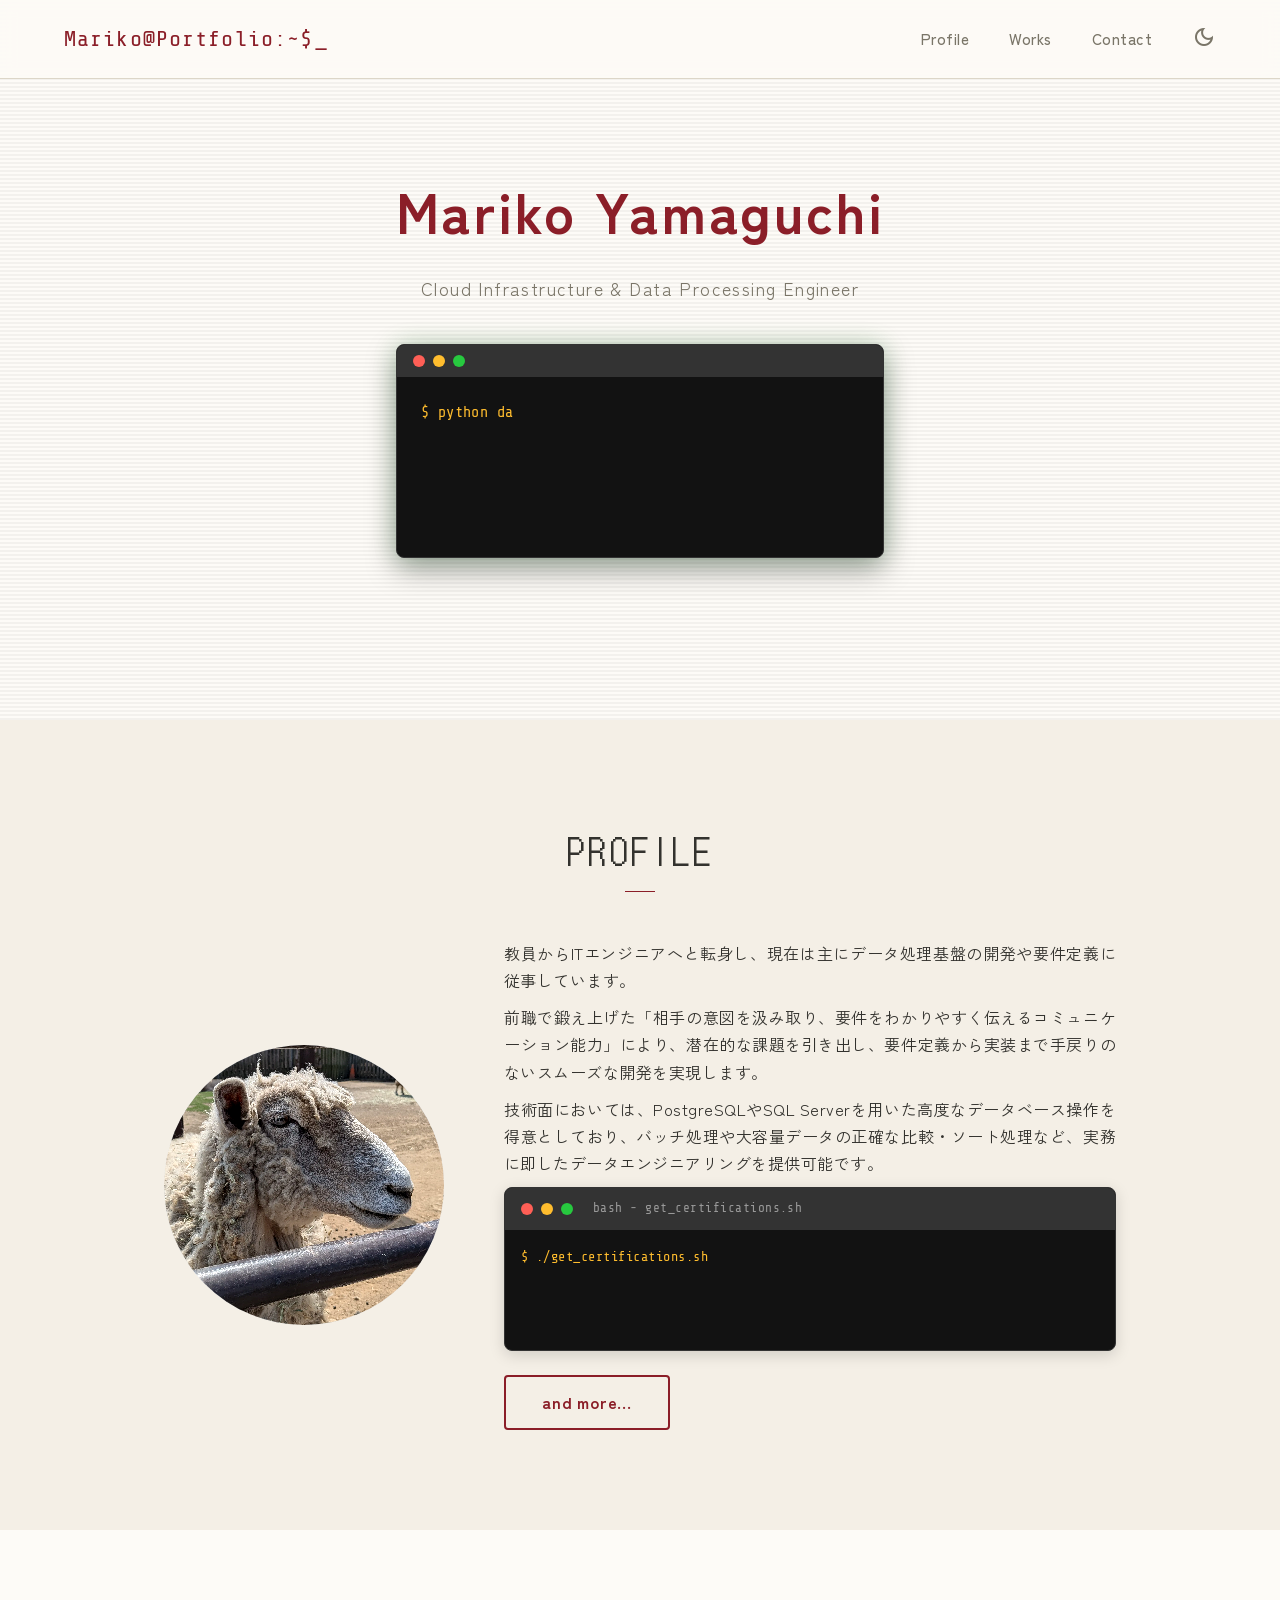
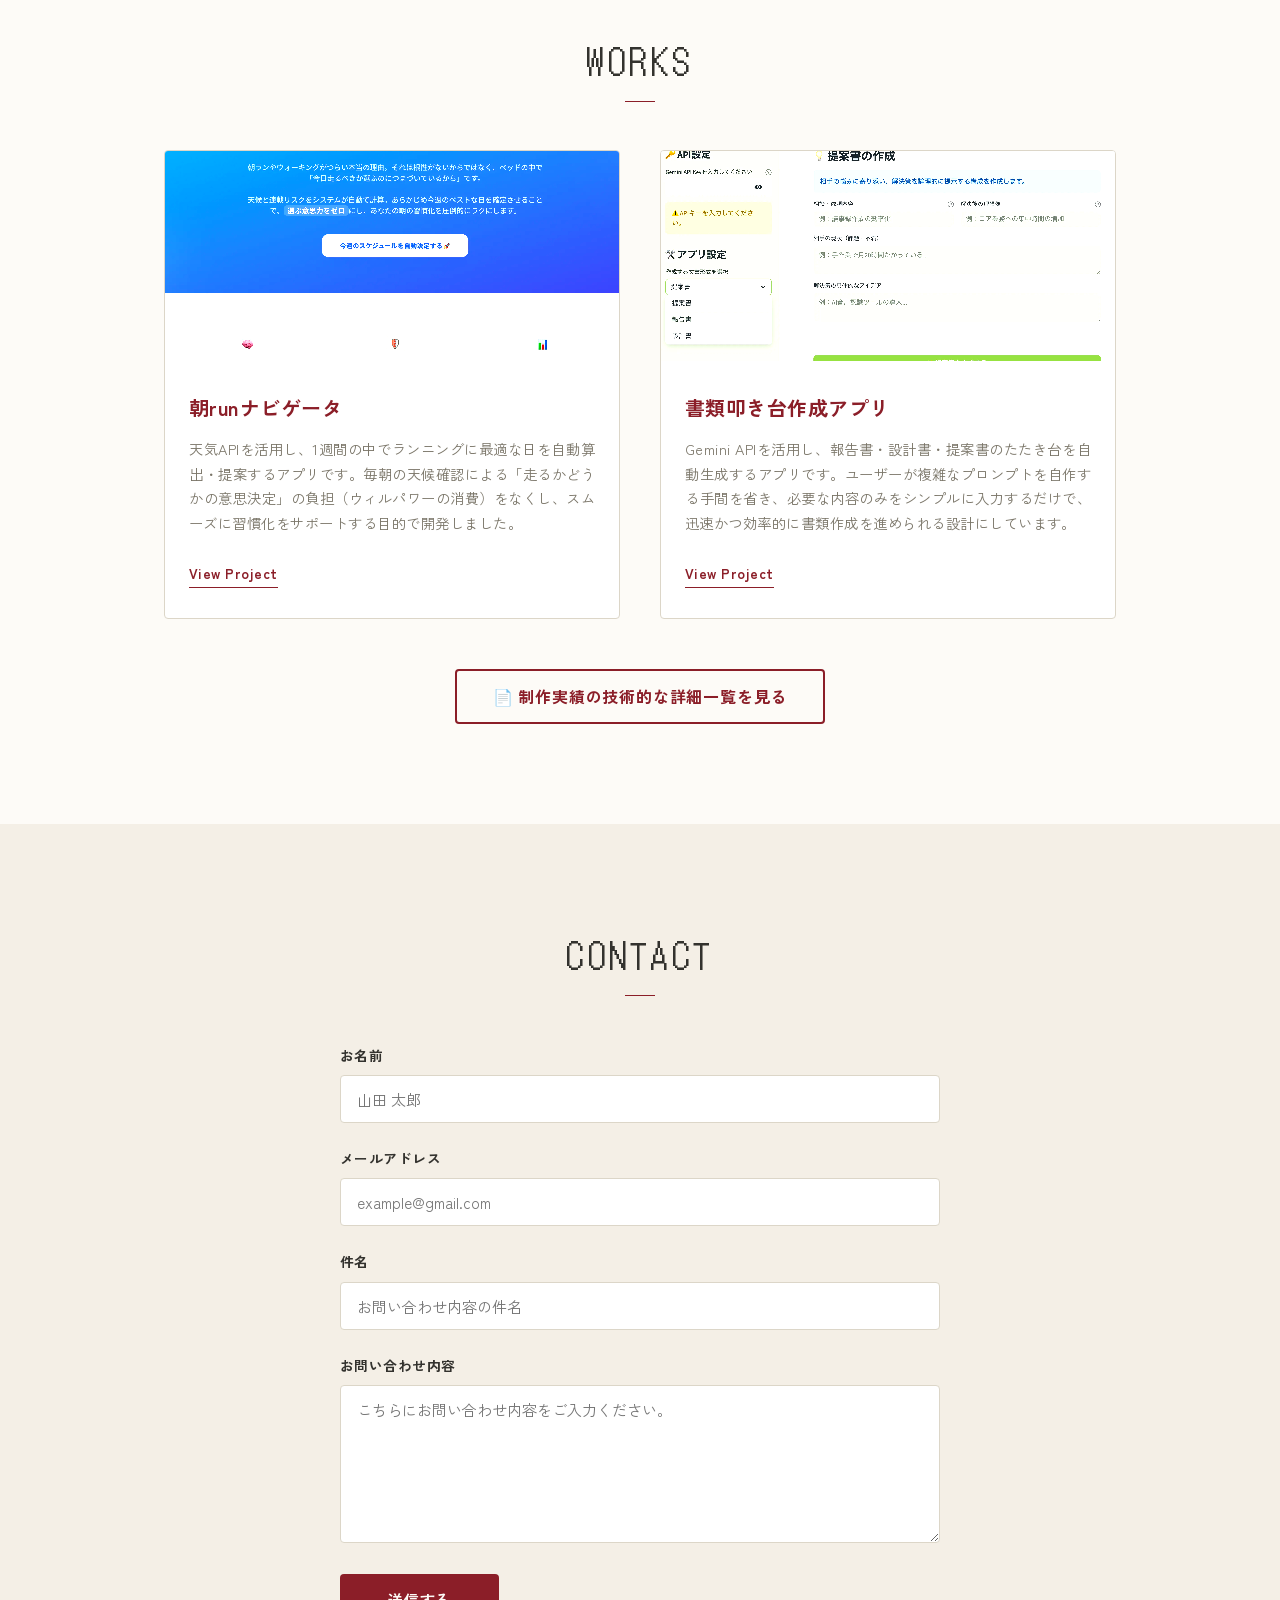
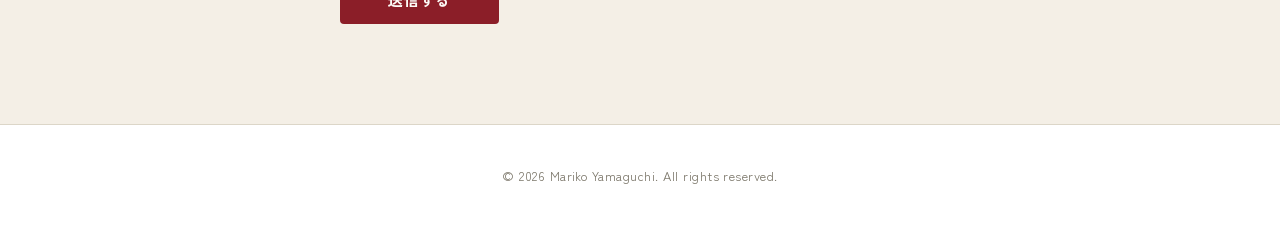
<file: index.html>
<!DOCTYPE html>
<html lang="ja">
<head>
    <meta charset="UTF-8">
    <meta name="viewport" content="width=device-width, initial-scale=1.0">
    <title>Mariko Yamaguchi | Portfolio</title>
    <link rel="stylesheet" href="/css/style.css">
</head>
<body>

    <div id="loading-overlay" class="loading-overlay">
        <div class="loading-container">
            <div id="loading-line-1" class="loading-txt"></div>
            <div id="loading-line-2" class="loading-txt"></div>
            <div id="loading-line-3" class="loading-txt loading-welcome"></div>
        </div>
    </div>

    <div id="common-header"></div>

    <main>
        <section class="main-visual">
        <div class="mv-container">
            <h1 class="mv-title">Mariko Yamaguchi</h1>
            <p class="mv-subtitle">Cloud Infrastructure & Data Processing Engineer</p>
            <div class="terminal-wrapper js-terminal-mv">
                <div class="terminal-header">
                    <span class="dot red"></span><span class="dot yellow"></span><span class="dot green"></span>
                </div>
                <div class="terminal-body" id="typing-mv"></div>
            </div>
        </div>
    </section>

        <section id="profile" class="profile-section js-fade-element">
            <div class="section-container">
                <h2 class="section-title">Profile</h2>
                <div class="profile-content">
                    <div class="profile-image">
                        <img src="images/profile.webp" alt="山口万里子 プロフィール写真">
                    </div>
                    <div class="profile-text">
                        <p>教員からITエンジニアへと転身し、現在は主にデータ処理基盤の開発や要件定義に従事しています。</p>
                        <p>前職で鍛え上げた「相手の意図を汲み取り、要件をわかりやすく伝えるコミュニケーション能力」により、潜在的な課題を引き出し、要件定義から実装まで手戻りのないスムーズな開発を実現します。</p>
                        <p>技術面においては、PostgreSQLやSQL Serverを用いた高度なデータベース操作を得意としており、バッチ処理や大容量データの正確な比較・ソート処理など、実務に即したデータエンジニアリングを提供可能です。</p>
                        
                        <div class="terminal-wrapper mini js-terminal-cert" style="margin-bottom: 24px;">
                            <div class="terminal-header">
                                <span class="dot red"></span><span class="dot yellow"></span><span class="dot green"></span>
                                <span class="terminal-title">bash - get_certifications.sh</span>
                            </div>
                            <div class="terminal-body" id="typing-cert"></div>
                        </div>

                        <div>
                            <a href="/about/" class="btn-more">
                                and more...
                            </a>
                        </div>

                    </div>
                </div>
            </div>
        </section>

        <section id="works" class="works-section">
            <div class="section-container">
                <h2 class="section-title js-fade-element">Works</h2>
                <div class="works-grid">
                    
                    <a href="https://d20ju2xziuwnwt.cloudfront.net/index.html" target="_blank" rel="noopener noreferrer" class="work-card theme-blue js-fade-element">
                        <div class="work-image">
                            <img src="images/work1.webp" alt="朝runナビゲータのイメージ画像">
                        </div>
                        <div class="work-body">
                            <h3 class="work-title">朝runナビゲータ</h3>
                            <p class="work-desc">天気APIを活用し、1週間の中でランニングに最適な日を自動算出・提案するアプリです。毎朝の天候確認による「走るかどうかの意思決定」の負担（ウィルパワーの消費）をなくし、スムーズに習慣化をサポートする目的で開発しました。</p>
                            <div class="work-link">
                                <span class="pseudo-link">View Project</span>
                            </div>
                        </div>
                    </a>

                    <a href="https://docugen-ai-cwfvhfuzwcj2kmu3943pgz.streamlit.app/" target="_blank" rel="noopener noreferrer" class="work-card theme-green js-fade-element">
                        <div class="work-image">
                            <img src="images/work2.webp" alt="書類叩き台作成アプリのイメージ画像">
                        </div>
                        <div class="work-body">
                            <h3 class="work-title">書類叩き台作成アプリ</h3>
                            <p class="work-desc">Gemini APIを活用し、報告書・設計書・提案書のたたき台を自動生成するアプリです。ユーザーが複雑なプロンプトを自作する手間を省き、必要な内容のみをシンプルに入力するだけで、迅速かつ効率的に書類作成を進められる設計にしています。</p>
                            <div class="work-link">
                                <span class="pseudo-link">View Project</span>
                            </div>
                        </div>
                    </a>

                </div>

                <div style="text-align: center; margin-top: 50px;" class="js-fade-element">
                    <a href="/works/" class="btn-more">
                        📄 制作実績の技術的な詳細一覧を見る
                    </a>
                </div>

            </div>
        </section>

        <div id="common-contact"></div>
    </main>

    <div id="common-footer"></div>

    <script type="module" src="/js/main.js"></script>
</body>
</html>
</file>
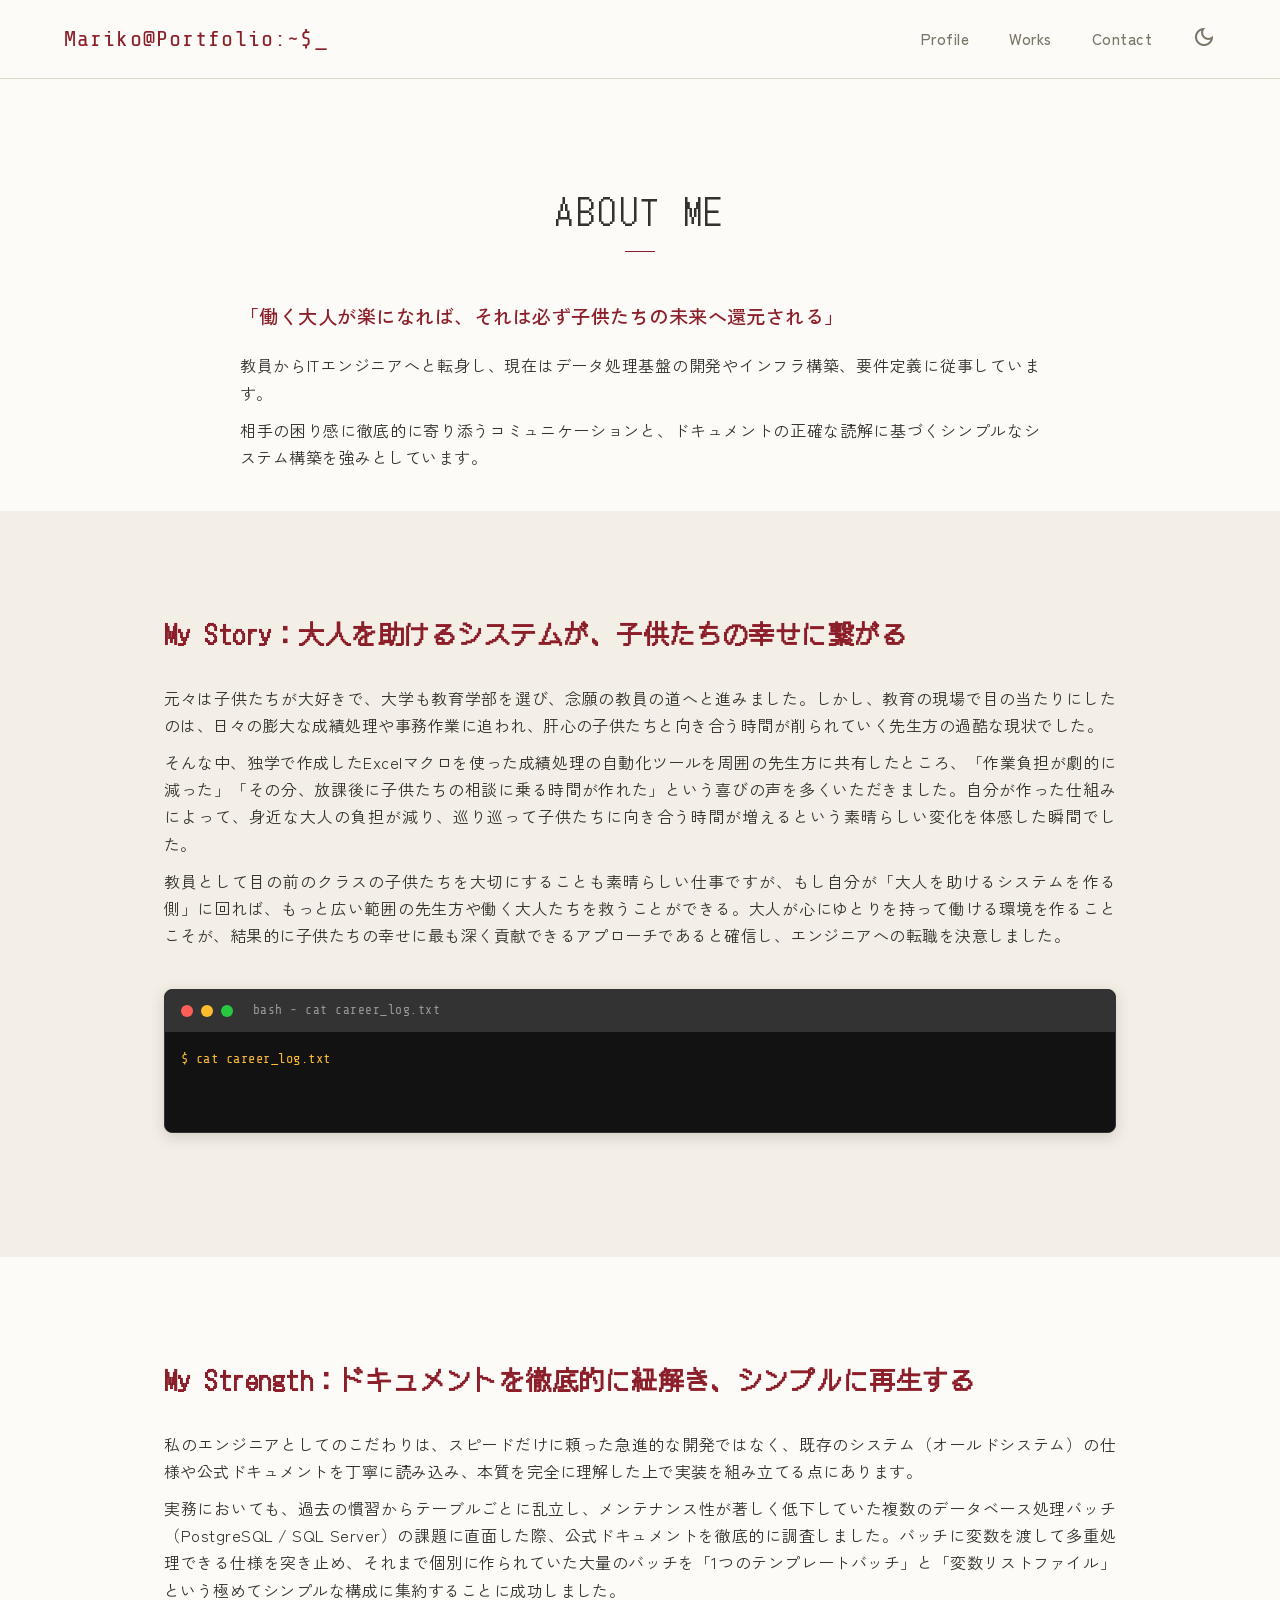
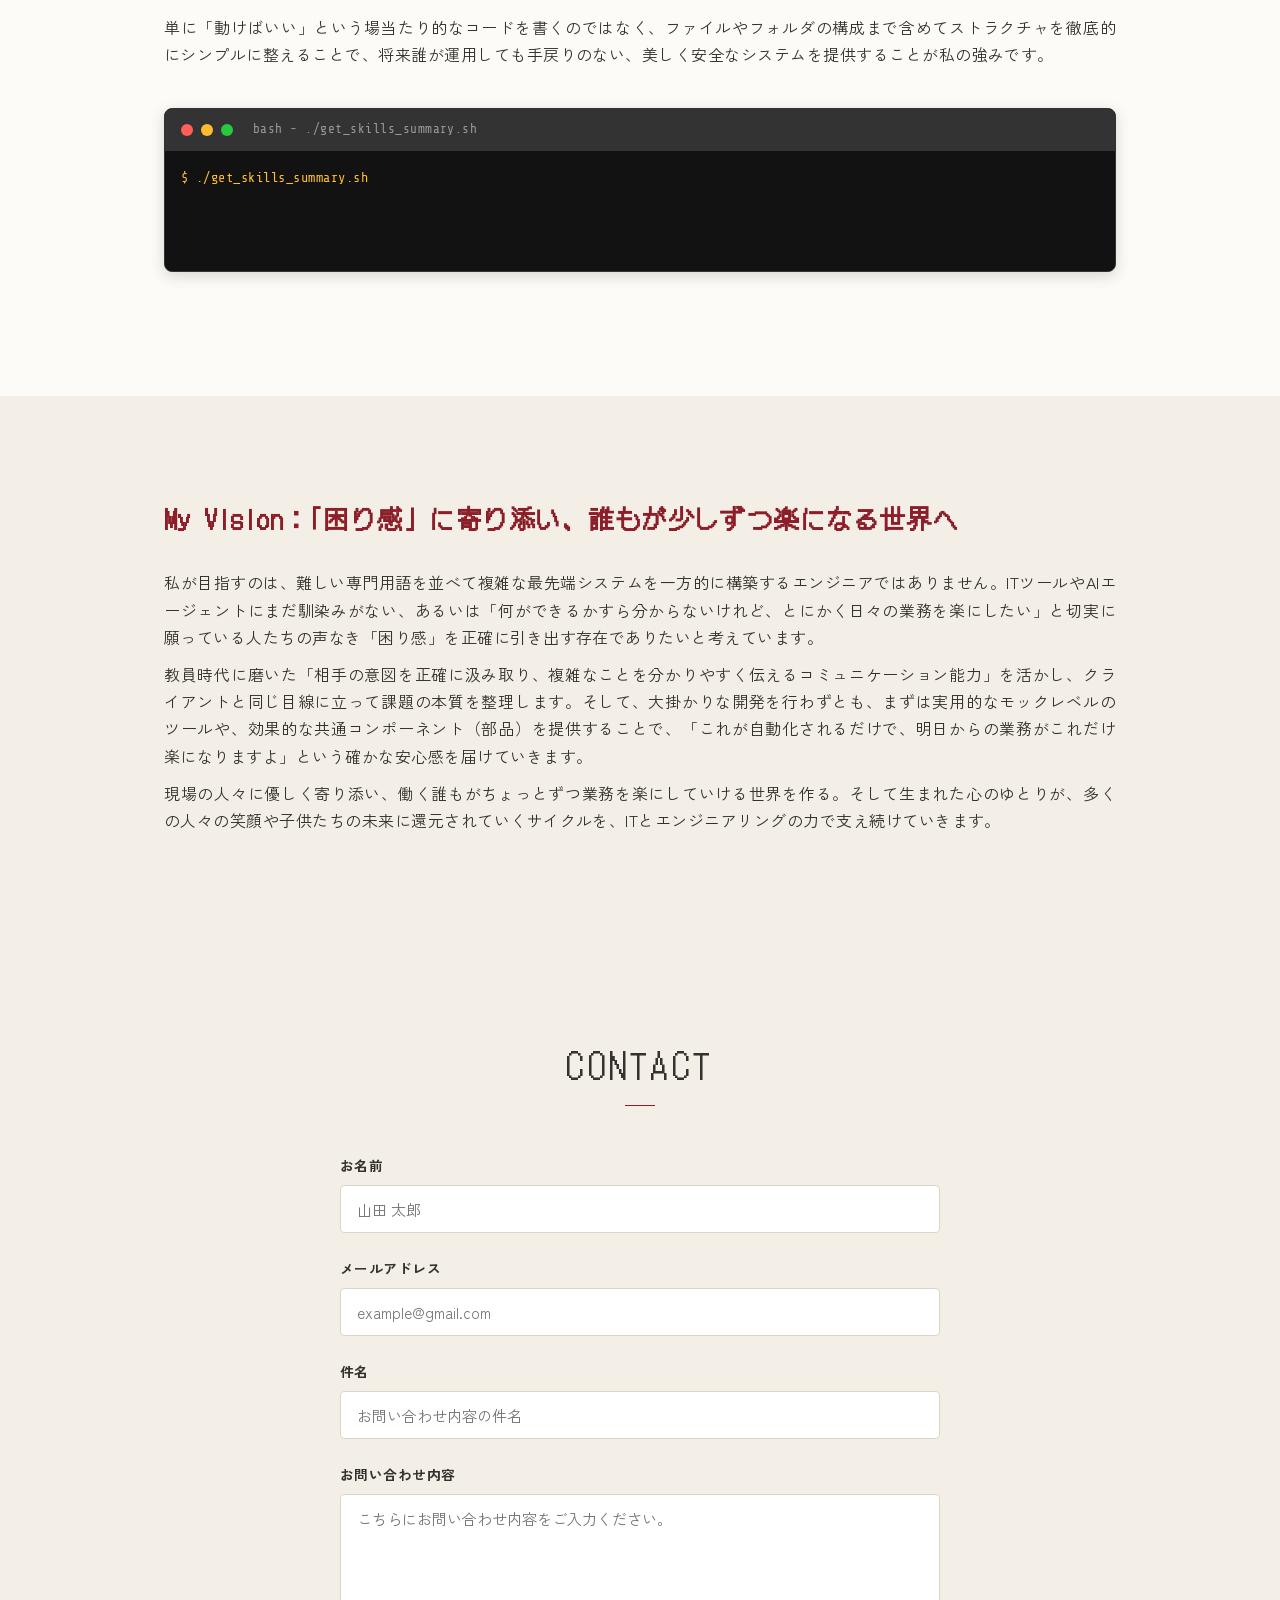
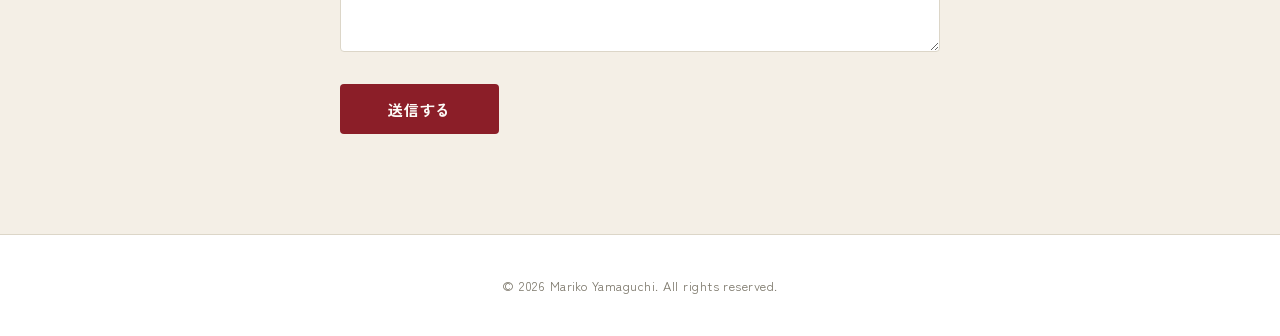
<file: about/index.html>
<!DOCTYPE html>
<html lang="ja">
<head>
    <meta charset="UTF-8">
    <meta name="viewport" content="width=device-width, initial-scale=1.0">
    <title>About | Mariko Yamaguchi Portfolio</title>
    <link rel="stylesheet" href="/css/style.css">
</head>
<body>

    <div id="common-header"></div>

    <main style="padding-top: 80px;"> <section class="about-intro-section">
            <div class="section-container" style="padding-bottom: 40px;">
                <h2 class="section-title">About Me</h2>
                <div class="profile-text" style="max-width: 800px; margin: 0 auto; text-align: center;">
                    <p style="font-size: 1.2rem; font-weight: 500; margin-bottom: 20px; color: var(--accent-color);">
                        「働く大人が楽になれば、それは必ず子供たちの未来へ還元される」
                    </p>
                    <p>教員からITエンジニアへと転身し、現在はデータ処理基盤の開発やインフラ構築、要件定義に従事しています。</p>
                    <p>相手の困り感に徹底的に寄り添うコミュニケーションと、ドキュメントの正確な読解に基づくシンプルなシステム構築を強みとしています。</p>
                </div>
            </div>
        </section>

        <section class="profile-section js-fade-element">
            <div class="section-container">
                <h3 style="font-size: 1.6rem; margin-bottom: 30px; color: var(--accent-color); font-family: 'DotGothic16', sans-serif;">
                    My Story：大人を助けるシステムが、子供たちの幸せに繋がる
                </h3>
                <div class="profile-text">
                    <p>元々は子供たちが大好きで、大学も教育学部を選び、念願の教員の道へと進みました。しかし、教育の現場で目の当たりにしたのは、日々の膨大な成績処理や事務作業に追われ、肝心の子供たちと向き合う時間が削られていく先生方の過酷な現状でした。</p>
                    <p>そんな中、独学で作成したExcelマクロを使った成績処理の自動化ツールを周囲の先生方に共有したところ、「作業負担が劇的に減った」「その分、放課後に子供たちの相談に乗る時間が作れた」という喜びの声を多くいただきました。自分が作った仕組みによって、身近な大人の負担が減り、巡り巡って子供たちに向き合う時間が増えるという素晴らしい変化を体感した瞬間でした。</p>
                    <p>教員として目の前のクラスの子供たちを大切にすることも素晴らしい仕事ですが、もし自分が「大人を助けるシステムを作る側」に回れば、もっと広い範囲の先生方や働く大人たちを救うことができる。大人が心にゆとりを持って働ける環境を作ることこそが、結果的に子供たちの幸せに最も深く貢献できるアプローチであると確信し、エンジニアへの転職を決意しました。</p>
                    
                    <div class="terminal-wrapper mini js-terminal-career" style="margin-top: 40px;">
                        <div class="terminal-header">
                            <span class="dot red"></span><span class="dot yellow"></span><span class="dot green"></span>
                            <span class="terminal-title">bash - cat career_log.txt</span>
                        </div>
                        <div class="terminal-body" id="typing-career" style="min-height: 100px;"></div>
                    </div>
                </div>
            </div>
        </section>

        <section class="strength-section js-fade-element">
            <div class="section-container">
                <h3 style="font-size: 1.6rem; margin-bottom: 30px; color: var(--accent-color); font-family: 'DotGothic16', sans-serif;">
                    My Strength：ドキュメントを徹底的に紐解き、シンプルに再生する
                </h3>
                <div class="profile-text">
                    <p>私のエンジニアとしてのこだわりは、スピードだけに頼った急進的な開発ではなく、既存のシステム（オールドシステム）の仕様や公式ドキュメントを丁寧に読み込み、本質を完全に理解した上で実装を組み立てる点にあります。</p>
                    <p>実務においても、過去の慣習からテーブルごとに乱立し、メンテナンス性が著しく低下していた複数のデータベース処理バッチ（PostgreSQL / SQL Server）の課題に直面した際、公式ドキュメントを徹底的に調査しました。バッチに変数を渡して多重処理できる仕様を突き止め、それまで個別に作られていた大量のバッチを「1つのテンプレートバッチ」と「変数リストファイル」という極めてシンプルな構成に集約することに成功しました。</p>
                    <p>単に「動けばいい」という場当たり的なコードを書くのではなく、ファイルやフォルダの構成まで含めてストラクチャを徹底的にシンプルに整えることで、将来誰が運用しても手戻りのない、美しく安全なシステムを提供することが私の強みです。</p>
                    
                    <div class="terminal-wrapper mini js-terminal-skills" style="margin-top: 40px;">
                        <div class="terminal-header">
                            <span class="dot red"></span><span class="dot yellow"></span><span class="dot green"></span>
                            <span class="terminal-title">bash - ./get_skills_summary.sh</span>
                        </div>
                        <div class="terminal-body" id="typing-skills" style="min-height: 120px;"></div>
                    </div>
                </div>
            </div>
        </section>

        <section class="contact-section js-fade-element">
            <div class="section-container">
                <h3 style="font-size: 1.6rem; margin-bottom: 30px; color: var(--accent-color); font-family: 'DotGothic16', sans-serif;">
                    My Vision：「困り感」に寄り添い、誰もが少しずつ楽になる世界へ
                </h3>
                <div class="profile-text">
                    <p>私が目指すのは、難しい専門用語を並べて複雑な最先端システムを一方的に構築するエンジニアではありません。ITツールやAIエージェントにまだ馴染みがない、あるいは「何ができるかすら分からないけれど、とにかく日々の業務を楽にしたい」と切実に願っている人たちの声なき「困り感」を正確に引き出す存在でありたいと考えています。</p>
                    <p>教員時代に磨いた「相手の意図を正確に汲み取り、複雑なことを分かりやすく伝えるコミュニケーション能力」を活かし、クライアントと同じ目線に立って課題の本質を整理します。そして、大掛かりな開発を行わずとも、まずは実用的なモックレベルのツールや、効果的な共通コンポーネント（部品）を提供することで、「これが自動化されるだけで、明日からの業務がこれだけ楽になりますよ」という確かな安心感を届けていきます。</p>
                    <p>現場の人々に優しく寄り添い、働く誰もがちょっとずつ業務を楽にしていける世界を作る。そして生まれた心のゆとりが、多くの人々の笑顔や子供たちの未来に還元されていくサイクルを、ITとエンジニアリングの力で支え続けていきます。</p>
                </div>
            </div>
        </section>

    </main>

    <div id="common-contact"></div>

    <div id="common-footer"></div>

    <script type="module" src="/js/main.js"></script>
</body>
</html>
</file>
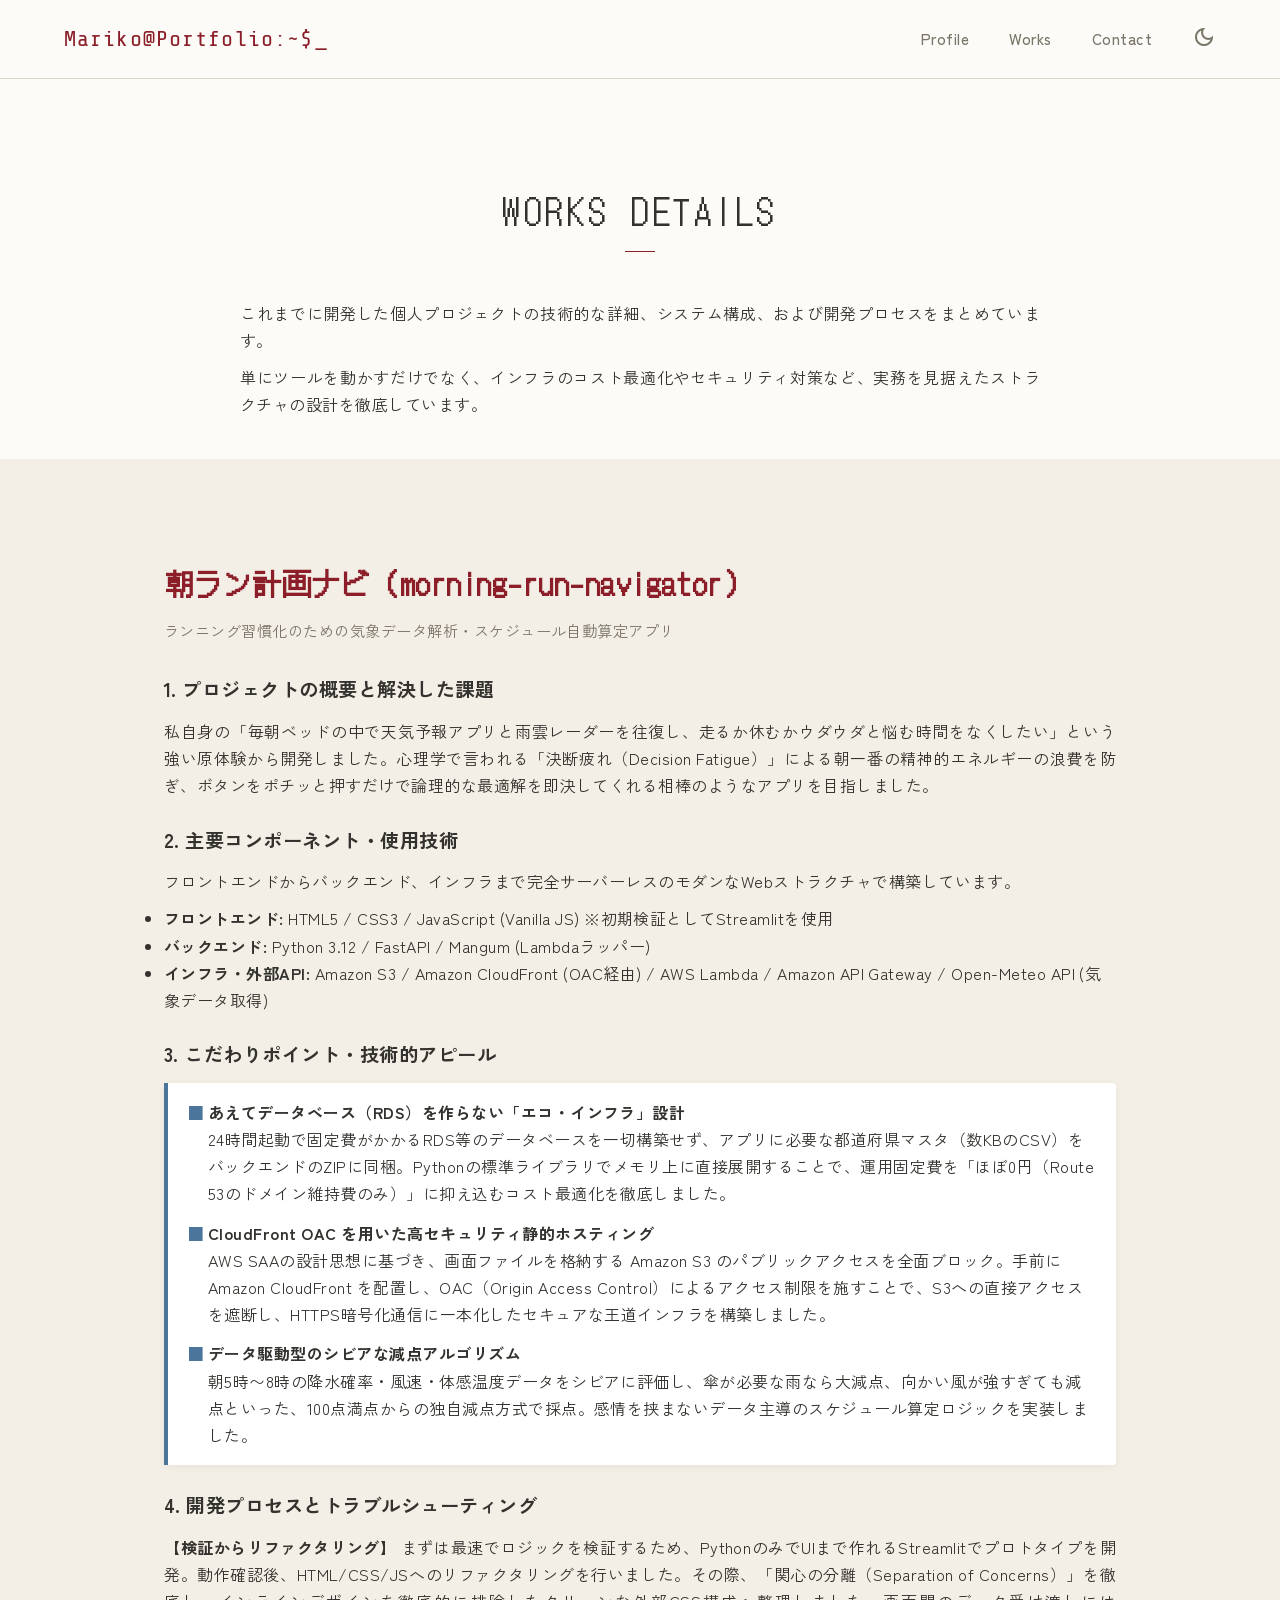
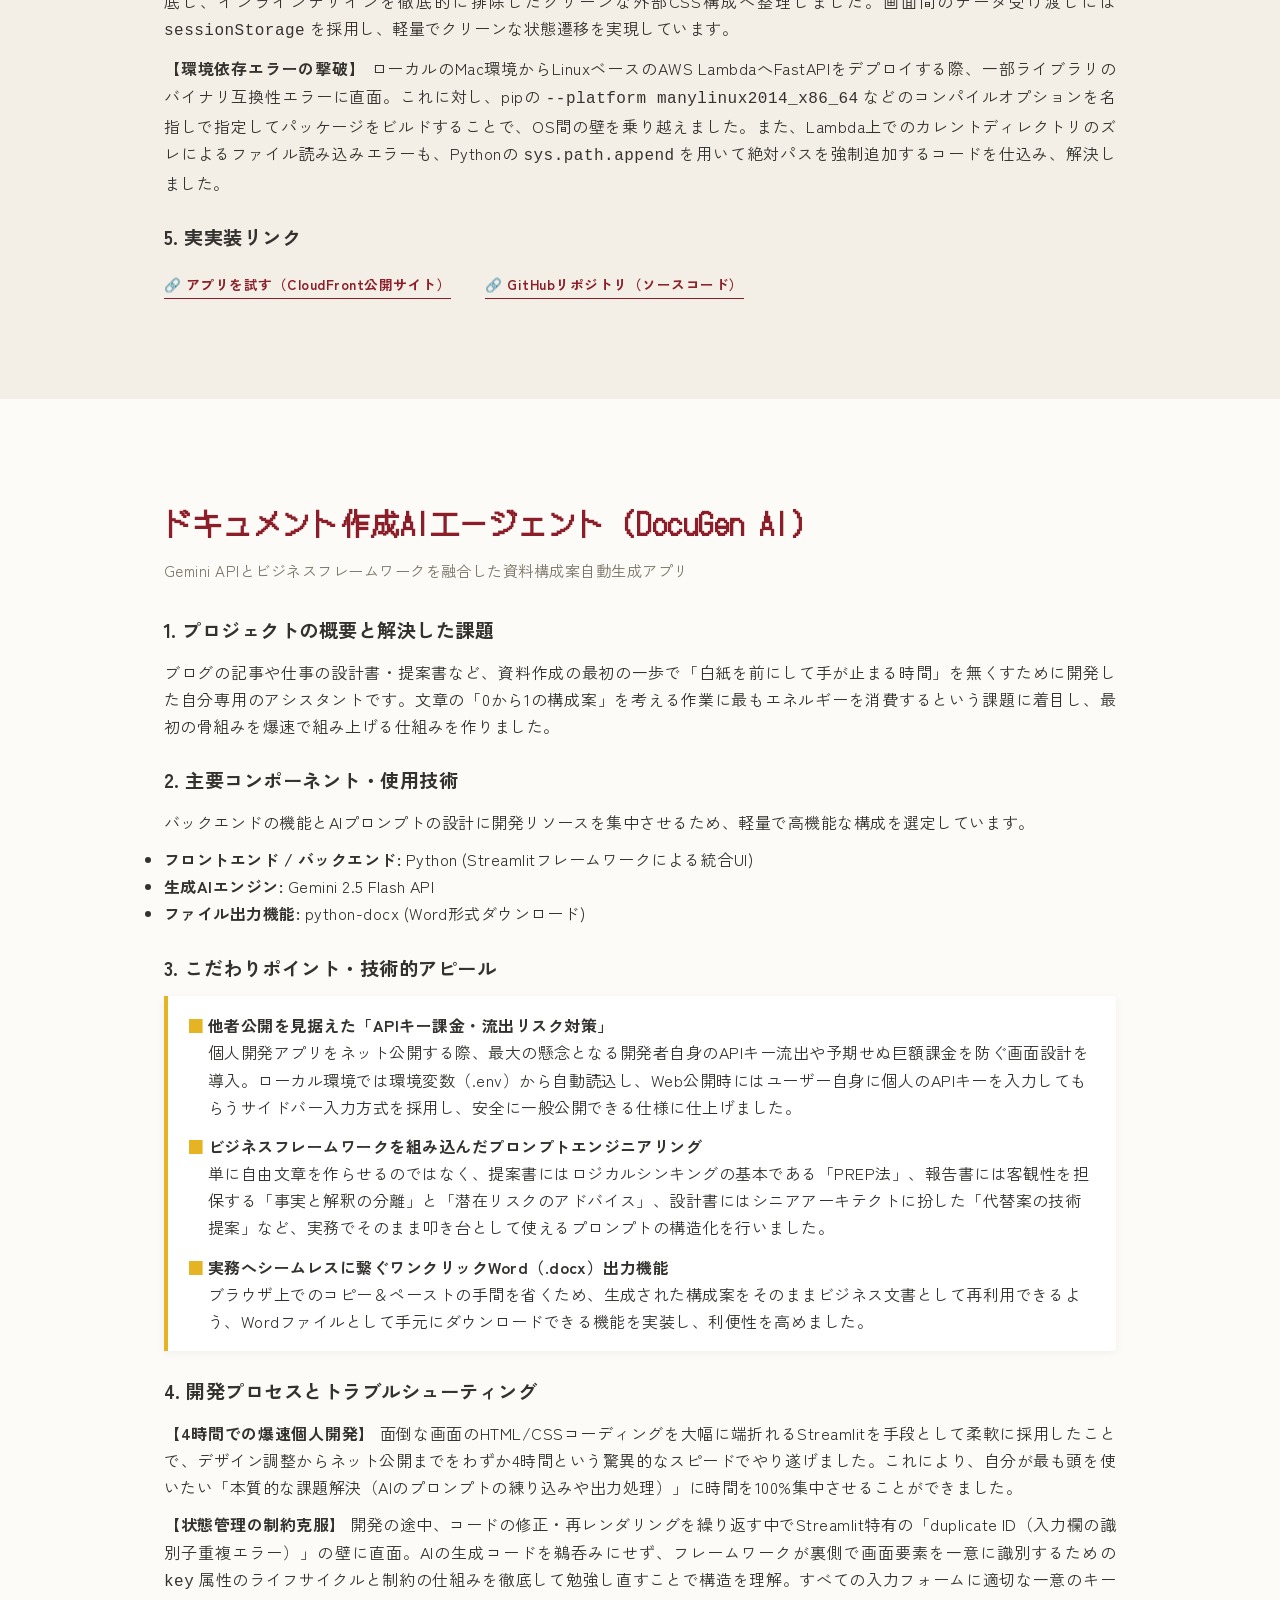
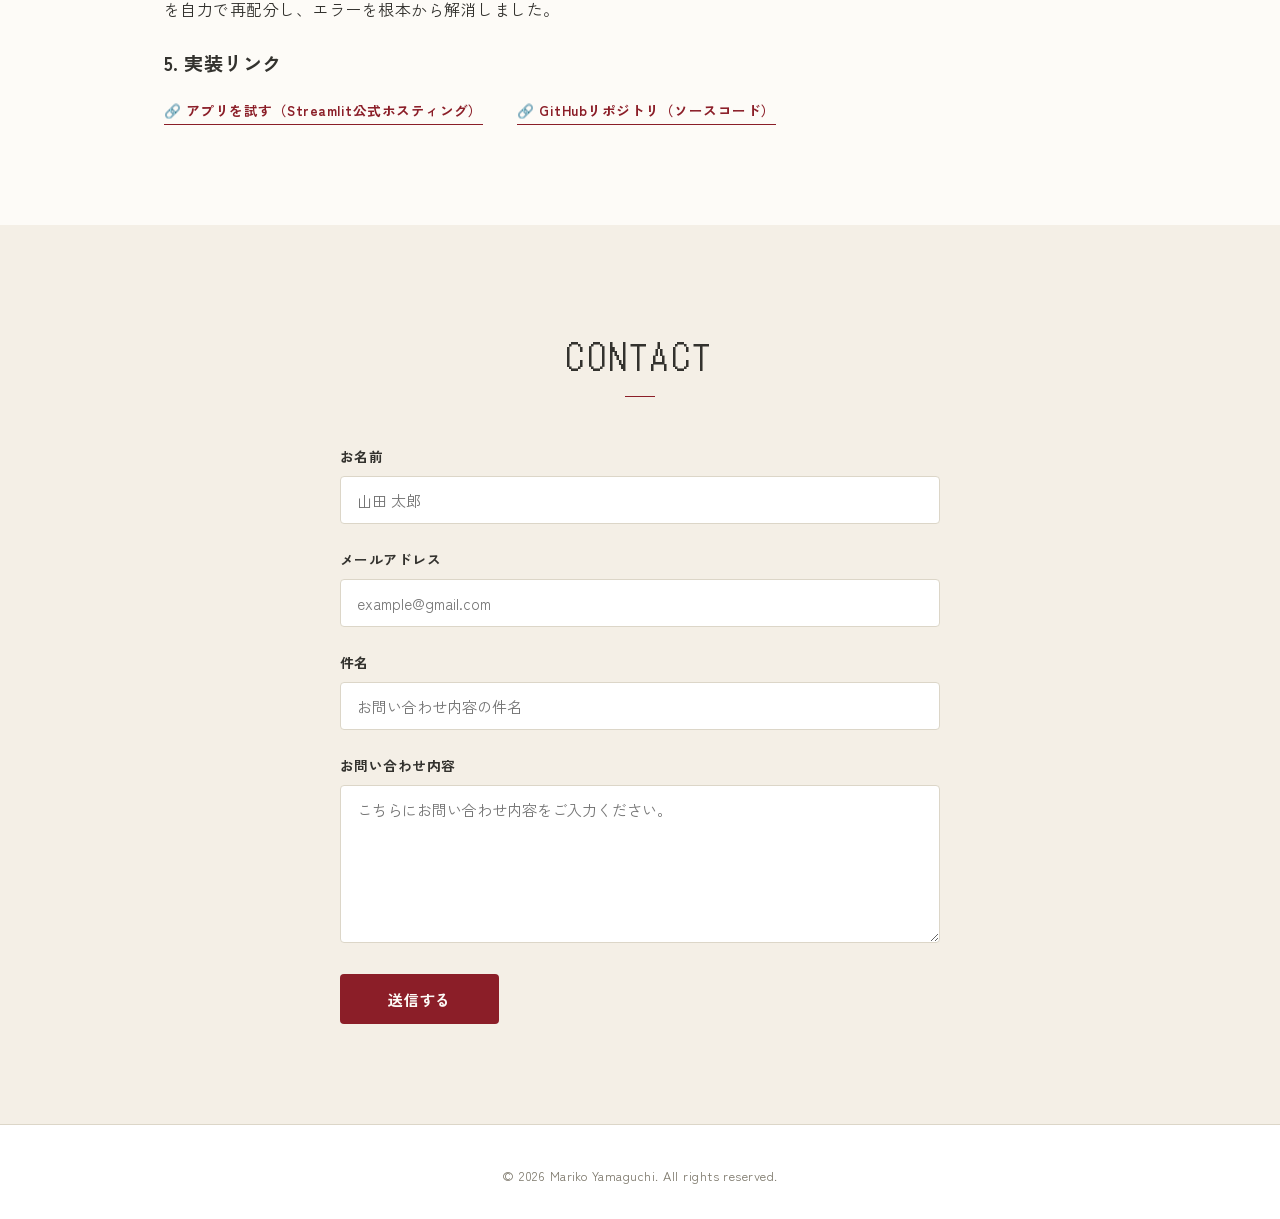
<file: works/index.html>
<!DOCTYPE html>
<html lang="ja">
<head>
    <meta charset="UTF-8">
    <meta name="viewport" content="width=device-width, initial-scale=1.0">
    <title>Works Details | Mariko Yamaguchi Portfolio</title>
    <link rel="stylesheet" href="/css/style.css">
</head>
<body>

    <div id="common-header"></div>

    <main style="padding-top: 80px;"> <section class="works-intro-section">
            <div class="section-container" style="padding-bottom: 40px;">
                <h2 class="section-title">Works Details</h2>
                <div class="profile-text" style="max-width: 800px; margin: 0 auto; text-align: center;">
                    <p>これまでに開発した個人プロジェクトの技術的な詳細、システム構成、および開発プロセスをまとめています。</p>
                    <p>単にツールを動かすだけでなく、インフラのコスト最適化やセキュリティ対策など、実務を見据えたストラクチャの設計を徹底しています。</p>
                </div>
            </div>
        </section>

        <section class="profile-section js-fade-element" id="run-navigator">
            <div class="section-container">
                <h3 style="font-size: 1.8rem; margin-bottom: 10px; color: var(--accent-color); font-family: 'DotGothic16', sans-serif;">
                    朝ラン計画ナビ（morning-run-navigator）
                </h3>
                <p style="font-size: 0.95rem; color: var(--text-muted); margin-bottom: 30px;">ランニング習慣化のための気象データ解析・スケジュール自動算定アプリ</p>
                
                <div class="profile-text">
                    <h4 style="font-size: 1.2rem; margin: 24px 0 12px; color: var(--text-main); font-weight: 700;">1. プロジェクトの概要と解決した課題</h4>
                    <p>私自身の「毎朝ベッドの中で天気予報アプリと雨雲レーダーを往復し、走るか休むかウダウダと悩む時間をなくしたい」という強い原体験から開発しました。心理学で言われる「決断疲れ（Decision Fatigue）」による朝一番の精神的エネルギーの浪費を防ぎ、ボタンをポチッと押すだけで論理的な最適解を即決してくれる相棒のようなアプリを目指しました。</p>

                    <h4 style="font-size: 1.2rem; margin: 24px 0 12px; color: var(--text-main); font-weight: 700;">2. 主要コンポーネント・使用技術</h4>
                    <p>フロントエンドからバックエンド、インフラまで完全サーバーレスのモダンなWebストラクチャで構築しています。</p>
                    <ul>
                        <li><strong>フロントエンド:</strong> HTML5 / CSS3 / JavaScript (Vanilla JS) ※初期検証としてStreamlitを使用</li>
                        <li><strong>バックエンド:</strong> Python 3.12 / FastAPI / Mangum (Lambdaラッパー)</li>
                        <li><strong>インフラ・外部API:</strong> Amazon S3 / Amazon CloudFront (OAC経由) / AWS Lambda / Amazon API Gateway / Open-Meteo API (気象データ取得)</li>
                    </ul>

                    <h4 style="font-size: 1.2rem; margin: 24px 0 12px; color: var(--text-main); font-weight: 700;">3. こだわりポイント・技術的アピール</h4>
                    <div style="border-left: 4px solid var(--accent-blue); padding: 16px 20px; background-color: var(--card-bg); border-radius: 0 4px 4px 0; margin-bottom: 20px; box-shadow: 0 2px 8px rgba(0,0,0,0.05);">
                        <ul style="list-style-type: none; padding-left: 0;">
                            <li style="margin-bottom: 12px; padding-left: 20px; position: relative;">
                                <span style="position: absolute; left: 0; color: var(--accent-blue);">■</span>
                                <strong>あえてデータベース（RDS）を作らない「エコ・インフラ」設計</strong><br>
                                24時間起動で固定費がかかるRDS等のデータベースを一切構築せず、アプリに必要な都道府県マスタ（数KBのCSV）をバックエンドのZIPに同梱。Pythonの標準ライブラリでメモリ上に直接展開することで、運用固定費を「ほぼ0円（Route 53のドメイン維持費のみ）」に抑え込むコスト最適化を徹底しました。
                            </li>
                            <li style="margin-bottom: 12px; padding-left: 20px; position: relative;">
                                <span style="position: absolute; left: 0; color: var(--accent-blue);">■</span>
                                <strong>CloudFront OAC を用いた高セキュリティ静的ホスティング</strong><br>
                                AWS SAAの設計思想に基づき、画面ファイルを格納する Amazon S3 のパブリックアクセスを全面ブロック。手前に Amazon CloudFront を配置し、OAC（Origin Access Control）によるアクセス制限を施すことで、S3への直接アクセスを遮断し、HTTPS暗号化通信に一本化したセキュアな王道インフラを構築しました。
                            </li>
                            <li style="padding-left: 20px; position: relative;">
                                <span style="position: absolute; left: 0; color: var(--accent-blue);">■</span>
                                <strong>データ駆動型のシビアな減点アルゴリズム</strong><br>
                                朝5時〜8時の降水確率・風速・体感温度データをシビアに評価し、傘が必要な雨なら大減点、向かい風が強すぎても減点といった、100点満点からの独自減点方式で採点。感情を挟まないデータ主導のスケジュール算定ロジックを実装しました。
                            </li>
                        </ul>
                    </div>

                    <h4 style="font-size: 1.2rem; margin: 24px 0 12px; color: var(--text-main); font-weight: 700;">4. 開発プロセスとトラブルシューティング</h4>
                    <p><strong>【検証からリファクタリング】</strong> まずは最速でロジックを検証するため、PythonのみでUIまで作れるStreamlitでプロトタイプを開発。動作確認後、HTML/CSS/JSへのリファクタリングを行いました。その際、「関心の分離（Separation of Concerns）」を徹底し、インラインデザインを徹底的に排除したクリーンな外部CSS構成へ整理しました。画面間のデータ受け渡しには <code>sessionStorage</code> を採用し、軽量でクリーンな状態遷移を実現しています。</p>
                    <p><strong>【環境依存エラーの撃破】</strong> ローカルのMac環境からLinuxベースのAWS LambdaへFastAPIをデプロイする際、一部ライブラリのバイナリ互換性エラーに直面。これに対し、pipの <code>--platform manylinux2014_x86_64</code> などのコンパイルオプションを名指しで指定してパッケージをビルドすることで、OS間の壁を乗り越えました。また、Lambda上でのカレントディレクトリのズレによるファイル読み込みエラーも、Pythonの <code>sys.path.append</code> を用いて絶対パスを強制追加するコードを仕込み、解決しました。</p>

                    <h4 style="font-size: 1.2rem; margin: 24px 0 12px; color: var(--text-main); font-weight: 700;">5. 実実装リンク</h4>
                    <div style="margin-top: 16px;">
                        <a href="https://d20ju2xziuwnwt.cloudfront.net/index.html" target="_blank" rel="noopener noreferrer" class="pseudo-link" style="margin-right: 30px;">🔗 アプリを試す（CloudFront公開サイト）</a>
                        <a href="https://github.com/Mari714323/morning-run-navigator" class="pseudo-link">🔗 GitHubリポジトリ（ソースコード）</a>
                    </div>
                </div>
            </div>
        </section>

        <section class="strength-section js-fade-element" id="docugen-ai">
            <div class="section-container">
                <h3 style="font-size: 1.8rem; margin-bottom: 10px; color: var(--accent-color); font-family: 'DotGothic16', sans-serif;">
                    ドキュメント作成AIエージェント（DocuGen AI）
                </h3>
                <p style="font-size: 0.95rem; color: var(--text-muted); margin-bottom: 30px;">Gemini APIとビジネスフレームワークを融合した資料構成案自動生成アプリ</p>
                
                <div class="profile-text">
                    <h4 style="font-size: 1.2rem; margin: 24px 0 12px; color: var(--text-main); font-weight: 700;">1. プロジェクトの概要と解決した課題</h4>
                    <p>ブログの記事や仕事の設計書・提案書など、資料作成の最初の一歩で「白紙を前にして手が止まる時間」を無くすために開発した自分専用のアシスタントです。文章の「0から1の構成案」を考える作業に最もエネルギーを消費するという課題に着目し、最初の骨組みを爆速で組み上げる仕組みを作りました。</p>

                    <h4 style="font-size: 1.2rem; margin: 24px 0 12px; color: var(--text-main); font-weight: 700;">2. 主要コンポーネント・使用技術</h4>
                    <p>バックエンドの機能とAIプロンプトの設計に開発リソースを集中させるため、軽量で高機能な構成を選定しています。</p>
                    <ul>
                        <li><strong>フロントエンド / バックエンド:</strong> Python (Streamlitフレームワークによる統合UI)</li>
                        <li><strong>生成AIエンジン:</strong> Gemini 2.5 Flash API</li>
                        <li><strong>ファイル出力機能:</strong> python-docx (Word形式ダウンロード)</li>
                    </ul>

                    <h4 style="font-size: 1.2rem; margin: 24px 0 12px; color: var(--text-main); font-weight: 700;">3. こだわりポイント・技術的アピール</h4>
                    <div style="border-left: 4px solid var(--accent-yellow); padding: 16px 20px; background-color: var(--card-bg); border-radius: 0 4px 4px 0; margin-bottom: 20px; box-shadow: 0 2px 8px rgba(0,0,0,0.05);">
                        <ul style="list-style-type: none; padding-left: 0;">
                            <li style="margin-bottom: 12px; padding-left: 20px; position: relative;">
                                <span style="position: absolute; left: 0; color: var(--accent-yellow);">■</span>
                                <strong>他者公開を見据えた「APIキー課金・流出リスク対策」</strong><br>
                                個人開発アプリをネット公開する際、最大の懸念となる開発者自身のAPIキー流出や予期せぬ巨額課金を防ぐ画面設計を導入。ローカル環境では環境変数（.env）から自動読込し、Web公開時にはユーザー自身に個人のAPIキーを入力してもらうサイドバー入力方式を採用し、安全に一般公開できる仕様に仕上げました。
                            </li>
                            <li style="margin-bottom: 12px; padding-left: 20px; position: relative;">
                                <span style="position: absolute; left: 0; color: var(--accent-yellow);">■</span>
                                <strong>ビジネスフレームワークを組み込んだプロンプトエンジニアリング</strong><br>
                                単に自由文章を作らせるのではなく、提案書にはロジカルシンキングの基本である「PREP法」、報告書には客観性を担保する「事実と解釈の分離」と「潜在リスクのアドバイス」、設計書にはシニアアーキテクトに扮した「代替案の技術提案」など、実務でそのまま叩き台として使えるプロンプトの構造化を行いました。
                            </li>
                            <li style="padding-left: 20px; position: relative;">
                                <span style="position: absolute; left: 0; color: var(--accent-yellow);">■</span>
                                <strong>実務へシームレスに繋ぐワンクリックWord（.docx）出力機能</strong><br>
                                ブラウザ上でのコピー＆ペーストの手間を省くため、生成された構成案をそのままビジネス文書として再利用できるよう、Wordファイルとして手元にダウンロードできる機能を実装し、利便性を高めました。
                            </li>
                        </ul>
                    </div>

                    <h4 style="font-size: 1.2rem; margin: 24px 0 12px; color: var(--text-main); font-weight: 700;">4. 開発プロセスとトラブルシューティング</h4>
                    <p><strong>【4時間での爆速個人開発】</strong> 面倒な画面のHTML/CSSコーディングを大幅に端折れるStreamlitを手段として柔軟に採用したことで、デザイン調整からネット公開までをわずか4時間という驚異的なスピードでやり遂げました。これにより、自分が最も頭を使いたい「本質的な課題解決（AIのプロンプトの練り込みや出力処理）」に時間を100%集中させることができました。</p>
                    <p><strong>【状態管理の制約克服】</strong> 開発の途中、コードの修正・再レンダリングを繰り返す中でStreamlit特有の「duplicate ID（入力欄の識別子重複エラー）」の壁に直面。AIの生成コードを鵜呑みにせず、フレームワークが裏側で画面要素を一意に識別するための <code>key</code> 属性のライフサイクルと制約の仕組みを徹底して勉強し直すことで構造を理解。すべての入力フォームに適切な一意のキーを自力で再配分し、エラーを根本から解消しました。</p>

                    <h4 style="font-size: 1.2rem; margin: 24px 0 12px; color: var(--text-main); font-weight: 700;">5. 実装リンク</h4>
                    <div style="margin-top: 16px;">
                        <a href="https://docugen-ai-cwfvhfuzwcj2kmu3943pgz.streamlit.app/" target="_blank" rel="noopener noreferrer" class="pseudo-link" style="margin-right: 30px;">🔗 アプリを試す（Streamlit公式ホスティング）</a>
                        <a href="https://github.com/Mari714323/docugen-ai" class="pseudo-link">🔗 GitHubリポジトリ（ソースコード）</a>
                    </div>
                </div>
            </div>
        </section>

    </main>

    <div id="common-contact"></div>

    <div id="common-footer"></div>

    <script type="module" src="/js/main.js"></script>
</body>
</html>
</file>
<file: css/style.css>
/* ==========================================================================
   1. リセット & 基本設定
   ========================================================================== */
:root {
    /* ライトモード（デフォルト）のカラー変数 - レトロポップ＆アイボリー系 */
    --bg-main: #FDFBF7; /* 温かみのあるアイボリー */
    --bg-sub: #F4EFE6; /* 少し濃いクリーム色 */
    --text-main: #33322E; /* 真っ黒ではない、ブラウンがかった墨色 */
    --text-muted: #7A7568;
    --accent-color: #8B1E28; /* アクセントのエンジ色 */
    --accent-yellow: #E6B422; /* マイルドな黄色 */
    --accent-blue: #4B759A; /* マイルドな青 */
    --card-bg: #FFFFFF;
    --card-border: #DCD6C8;
    --header-bg: rgba(253, 251, 247, 0.9);
    --header-border: #DCD6C8;
}

/* ダークモード用のカラー変数（bodyにこのクラスが付与されると色が切り替わる） */
.dark-mode {
    --bg-main: #121212;
    --bg-sub: #1E1E1E;
    --text-main: #FDFBF7;
    --text-muted: #A3A098;
    --accent-color: #E6B422; /* ダークモード時は黄色をアクセントに */
    --accent-yellow: #E6B422;
    --accent-blue: #4B759A;
    --card-bg: #2C2C2C;
    --card-border: rgba(255, 255, 255, 0.1);
    --header-bg: rgba(18, 18, 18, 0.9);
    --header-border: rgba(255, 255, 255, 0.05);
}

*, *::before, *::after {
    box-sizing: border-box;
    margin: 0;
    padding: 0;
}

html {
    scroll-behavior: smooth;
}

body {
    font-family: 'Zen Kaku Gothic New', sans-serif;
    background-color: var(--bg-main);
    color: var(--text-main);
    line-height: 1.7;
    letter-spacing: 0.03em;
    -webkit-font-smoothing: antialiased;
    transition: background-color 0.3s ease, color 0.3s ease; /* ダークモード切替時のアニメーション */
}

a {
    color: inherit;
    text-decoration: none;
    transition: color 0.3s ease;
}

img {
    max-width: 100%;
    height: auto;
    display: block;
    transition: filter 0.5s ease;
}

/* 共通コンテナ */
.section-container {
    max-width: 1000px;
    margin: 0 auto;
    padding: 100px 24px;
}

.section-title {
    font-family: 'DotGothic16', sans-serif;
    font-size: 2.2rem;
    font-weight: 400; /* DotGothicは400で綺麗に表示されます */
    text-align: center;
    margin-bottom: 60px;
    position: relative;
    text-transform: uppercase;
    letter-spacing: 0.1em;
}

/* タイトルの下にシンプルで繊細なアクセントライン */
.section-title::after {
    content: '';
    position: absolute;
    bottom: -12px;
    left: 50%;
    transform: translateX(-50%);
    width: 30px;
    height: 1px;
    background-color: var(--accent-color);
}

/* ==========================================================================
   2. 固定ヘッダー（Navigation）
   ========================================================================== */
.site-header {
    position: fixed;
    top: 0;
    left: 0;
    width: 100%;
    z-index: 1000;
    background-color: var(--header-bg);
    backdrop-filter: blur(8px);
    border-bottom: 1px solid var(--header-border);
    transition: background-color 0.3s ease, border-color 0.3s ease;
}

.header-container {
    max-width: 1200px;
    margin: 0 auto;
    padding: 20px 24px;
    display: flex;
    justify-content: space-between;
    align-items: center;
}

.site-logo a {
    font-family: 'Share Tech Mono', monospace;
    font-size: 1.4rem;
    font-weight: 400;
    letter-spacing: 0.05em;
    color: var(--accent-color);
}

/* カーソル点滅アニメーション */
.logo-cursor {
    display: inline-block;
    margin-left: 2px;
    animation: blink 1s step-end infinite;
}

@keyframes blink {
    0%, 100% { opacity: 1; }
    50% { opacity: 0; }
}

.main-nav ul {
    list-style: none;
    display: flex;
    gap: 40px;
}

.main-nav a {
    font-size: 0.95rem;
    font-weight: 500;
    color: var(--text-muted);
}

.main-nav a:hover {
    color: var(--accent-color);
}

/* ダークモード切替ボタン */
.theme-toggle-btn {
    background: none;
    border: none;
    cursor: pointer;
    color: var(--text-muted);
    display: flex;
    align-items: center;
    padding: 0;
    transition: color 0.3s ease;
}

.theme-toggle-btn:hover {
    color: var(--accent-color);
}

/* ==========================================================================
   3. メインビジュアル
   ========================================================================== */
.main-visual {
    position: relative; /* 疑似要素の基準位置とするために追加 */
    height: 80vh;
    display: flex;
    align-items: center;
    justify-content: center;
    text-align: center;
    padding: 0 24px;
    z-index: 1; /* 文字が背景に埋もれないように追加 */
    background-color: var(--bg-main); /* 背景画像をやめてベースカラーを敷く */
}

/* ブラウン管風の走査線エフェクト */
.main-visual::before {
    content: "";
    position: absolute;
    top: 0;
    left: 0;
    width: 100%;
    height: 100%;
    background: linear-gradient(
        rgba(0, 0, 0, 0) 50%, 
        rgba(0, 0, 0, 0.04) 50% /* うっすらとした横縞を描画 */
    );
    background-size: 100% 4px; /* 走査線の幅 */
    z-index: -1; /* 文字の後ろに配置 */
    pointer-events: none; /* マウス操作を邪魔しないようにする */
}
.mv-title {
    font-size: 3.5rem;
    font-weight: 700;
    letter-spacing: 0.05em;
    margin-bottom: 16px;
    color: var(--accent-color);
}

.mv-subtitle {
    font-size: 1.1rem;
    font-weight: 400;
    color: var(--text-muted);
    letter-spacing: 0.08em;
}

/* ターミナルUI */
.terminal-wrapper {
    background-color: #121212; /* レトロモニターを意識したより深い黒 */
    border-radius: 8px;
    box-shadow: 0 0 25px rgba(39, 201, 63, 0.15), 0 10px 30px rgba(0, 0, 0, 0.4); /* ターミナルの緑色をうっすら発光させる */
    overflow: hidden;
    width: 100%;
    max-width: 650px;
    margin: 40px auto 0;
    text-align: left;
    font-family: 'Share Tech Mono', monospace; /* フォントもギークな等幅に変更 */
    border: 1px solid #333; /* うっすらとした枠線 */
}

.terminal-header {
    background-color: #333333;
    padding: 10px 16px;
    display: flex;
    align-items: center;
    gap: 8px;
}

.terminal-header .dot {
    width: 12px;
    height: 12px;
    border-radius: 50%;
}
.dot.red { background-color: #ff5f56; }
.dot.yellow { background-color: #ffbd2e; }
.dot.green { background-color: #27c93f; }

.terminal-title {
    color: #999;
    font-size: 0.8rem;
    margin-left: 12px;
}

.terminal-body {
    padding: 24px;
    color: #a9b7c6;
    font-size: 0.95rem;
    min-height: 180px;
    line-height: 1.6;
}

/* 資格セクション用ミニターミナル */
.terminal-wrapper.mini {
    max-width: 100%;
    margin: 0 0 24px 0;
    box-shadow: 0 4px 15px rgba(0, 0, 0, 0.15);
}
.terminal-wrapper.mini .terminal-body {
    min-height: 120px;
    font-size: 0.85rem;
    padding: 16px;
}

/* ==========================================================================
   4. 自己紹介（Profile）
   ========================================================================== */
.profile-section {
    background-color: var(--bg-sub);
    transition: background-color 0.3s ease;
}

.profile-content {
    display: flex;
    gap: 60px;
    align-items: center;
}

.profile-image {
    flex-shrink: 0;
    width: 280px;
    height: 280px;
    border-radius: 50%;
    overflow: hidden;
    background-color: #e2e8f0; /* 画像がない場合の仮背景 */
}

.profile-image img {
    width: 100%;
    height: 100%;
    object-fit: cover;
    image-rendering: pixelated; /* レトロポップなピクセル感を付与 */
    filter: contrast(110%);
    transition: transform 0.4s ease;
}

.profile-image:hover img {
    transform: scale(1.05); /* ホバーで少し拡大 */
}

.profile-text p {
    margin-bottom: 10px;
    color: var(--text-main);
    font-size: 1rem;
    text-align: justify;
}

.profile-text p:last-child {
    margin-bottom: 0;
}

/* ==========================================================================
   5. 制作実績（Works）
   ========================================================================== */
/* 今後カードが増えても自動で綺麗に並ぶようGridを採用 */
.works-grid {
    display: grid;
    grid-template-columns: repeat(auto-fit, minmax(320px, 1fr));
    gap: 40px;
}

/* aタグをブロック要素化し、変数を適用 */
a.work-card {
    display: block;
    background-color: var(--card-bg);
    border: 1px solid var(--card-border);
    border-radius: 4px;
    overflow: hidden;
    text-decoration: none;
    color: inherit;
    transition: transform 0.4s ease, box-shadow 0.4s ease, border-color 0.4s ease, background-color 0.3s ease;
}

/* カード全体のデフォルトホバー：レトロポップなソリッドシャドウ */
a.work-card {
    --card-hover-color: var(--accent-color); /* デフォルト色 */
}
a.work-card.theme-blue {
    --card-hover-color: var(--accent-blue);
}
a.work-card.theme-green {
    --card-hover-color: var(--accent-yellow);
}
a.work-card:hover {
    transform: translate(-4px, -4px); /* 斜め上に浮き上がる */
    box-shadow: 6px 6px 0px var(--card-hover-color);
    border-color: var(--card-hover-color);
}

.work-image {
    width: 100%;
    height: 210px;
    overflow: hidden;
    background-color: #f1f5f9;
}

.work-image img {
    width: 100%;
    height: 100%;
    object-fit: cover;
    /* レトロポップな質感：ピクセルを際立たせ、コントラスト・彩度を上げる */
    image-rendering: pixelated;
    filter: contrast(120%) saturate(130%);
    transition: transform 0.4s ease, filter 0.4s ease;
}

/* ホバー時に画像を少し拡大＆くっきりさせる演出 */
.work-card:hover .work-image img {
    transform: scale(1.05);
    filter: contrast(130%) saturate(150%);
}

.work-body {
    padding: 30px 24px;
}

.work-title {
    font-size: 1.25rem;
    font-weight: 700;
    margin-bottom: 12px;
    color: var(--accent-color);
}

.work-desc {
    font-size: 0.9rem;
    color: var(--text-muted);
    margin-bottom: 24px;
    text-align: justify;
}

/* 擬似的なリンクテキスト（HTMLで span.pseudo-link に変更した箇所） */
.pseudo-link {
    display: inline-block;
    font-size: 0.85rem;
    font-weight: 700;
    color: var(--accent-color);
    border-bottom: 1px solid var(--accent-color);
    padding-bottom: 2px;
    transition: color 0.3s ease, border-color 0.3s ease;
}

/* カード全体をホバーした時に、中のリンクテキストの色も変化させる */
a.work-card:hover .pseudo-link {
    color: var(--text-muted);
    border-color: var(--text-muted);
}

/* 汎用リンクボタン（Works詳細、Profile詳細 共通）のスタイリング */
.btn-more {
    display: inline-block;
    background-color: transparent;
    color: var(--accent-color);
    border: 2px solid var(--accent-color);
    padding: 12px 36px;
    border-radius: 4px;
    font-weight: 700;
    text-decoration: none;
    letter-spacing: 0.05em;
    transition: transform 0.4s ease, box-shadow 0.4s ease, background-color 0.3s ease, color 0.3s ease;
}

.btn-more:hover {
    transform: translate(-4px, -4px);
    box-shadow: 4px 4px 0px var(--accent-color);
}

/* ==========================================================================
   6. お問い合わせ（Contact）
   ========================================================================== */
.contact-section {
    background-color: var(--bg-sub);
    transition: background-color 0.3s ease;
}

.contact-form-wrapper {
    max-width: 600px;
    margin: 0 auto;
}

.form-group {
    margin-bottom: 24px;
}

.form-group label {
    display: block;
    font-size: 0.85rem;
    font-weight: 700;
    margin-bottom: 8px;
    color: var(--text-main);
}

.form-group input,
.form-group textarea {
    width: 100%;
    padding: 12px 16px;
    font-family: inherit;
    font-size: 0.95rem;
    background-color: var(--card-bg);
    border: 1px solid var(--card-border);
    border-radius: 4px;
    color: var(--text-main);
    transition: background-color 0.3s ease, color 0.3s ease, border-color 0.3s ease, box-shadow 0.3s ease;
}

/* 入力欄にフォーカスした際のスタイリッシュな極細線 */
.form-group input:focus,
.form-group textarea:focus {
    outline: none;
    border-color: var(--accent-color);
    box-shadow: 0 0 0 1px var(--accent-color);
}

/* （中略 ※ .form-btn-wrap はそのまま維持） */

.submit-btn {
    display: inline-block;
    background-color: var(--accent-color);
    color: var(--bg-main);
    padding: 14px 48px;
    font-family: inherit;
    font-size: 0.95rem;
    font-weight: 700;
    border: none;
    border-radius: 4px;
    cursor: pointer;
    letter-spacing: 0.05em;
    transition: opacity 0.3s ease;
}

.submit-btn:hover {
    opacity: 0.8;
}

/* 送信ステータス表示用スタイル */
.form-status {
    margin-top: 20px;
    padding: 12px;
    border-radius: 4px;
    text-align: center;
    font-size: 0.9rem;
    font-weight: 500;
    display: none; /* 初期は非表示 */
}
.form-status.success {
    display: block;
    background-color: #f0fdf4;
    color: #166534;
    border: 1px solid #bbf7d0;
}
.form-status.error {
    display: block;
    background-color: #fef2f2;
    color: #991b1b;
    border: 1px solid #fecaca;
}

/* ==========================================================================
   7. フッター
   ========================================================================== */
.site-footer {
    background-color: var(--card-bg);
    border-top: 1px solid var(--card-border);
    padding: 40px 24px;
    text-align: center;
    transition: background-color 0.3s ease, border-color 0.3s ease;
}

.site-footer p {
    font-size: 0.8rem;
    color: var(--text-muted);
}

/* ==========================================================================
   8. スクロールエフェクト（ふわっとフェードイン用の初期状態）
   ========================================================================== */
.js-fade-element {
    opacity: 0;
    transform: translateY(30px); /* 下からふわっと浮き上がらせるための下方に配置 */
    transition: opacity 1.0s ease, transform 1.0s ease;
}

/* JavaScriptでこのクラスが付与されたら表示状態にする */
.js-fade-element.is-visible {
    opacity: 1;
    transform: translateY(0);
}

/* ==========================================================================
   9. レスポンシブ（スマホ・タブレット対応）
   ========================================================================== */
@media (max-width: 768px) {
    .header-container {
        flex-direction: column;
        gap: 12px;
        padding: 16px 24px;
    }
    
    .main-nav ul {
        gap: 24px;
    }

    .mv-title {
        font-size: 2.5rem;
    }

    .section-container {
        padding: 60px 24px;
    }

    .profile-content {
        flex-direction: column;
        gap: 32px;
        text-align: center;
    }
}

/* ==========================================================================
   10. 初回ローディング画面（ターミナル風）
   ========================================================================== */
.loading-overlay {
    position: fixed;
    top: 0;
    left: 0;
    width: 100%;
    height: 100vh;
    background-color: #0f172a; /* 深みのあるコンソールブラック */
    z-index: 9999;
    display: flex;
    flex-direction: column;
    justify-content: center;
    align-items: flex-start;
    padding-left: 10%; /* 少し左寄りに配置 */
    transition: opacity 0.6s ease, visibility 0.6s ease;
}

/* JSから付与してローディング画面をフェードアウトさせるためのクラス */
.loading-overlay.is-loaded {
    opacity: 0;
    visibility: hidden;
    pointer-events: none;
}

.loading-container {
    font-family: 'Share Tech Mono', monospace;
    color: #27c93f; /* ターミナルグリーン */
    font-size: 1.2rem;
    line-height: 2;
}

.loading-txt {
    min-height: 2.4rem; /* タイピング前のガタつき防止 */
}

/* Welcome! だけ大きく黄色で表示 */
.loading-welcome {
    font-size: 4rem;
    font-weight: 700;
    color: var(--accent-yellow);
    margin-top: 20px;
}

@media (max-width: 768px) {
    .loading-overlay {
        padding-left: 5%;
    }
    .loading-welcome {
        font-size: 2.5rem;
    }
}
</file>
